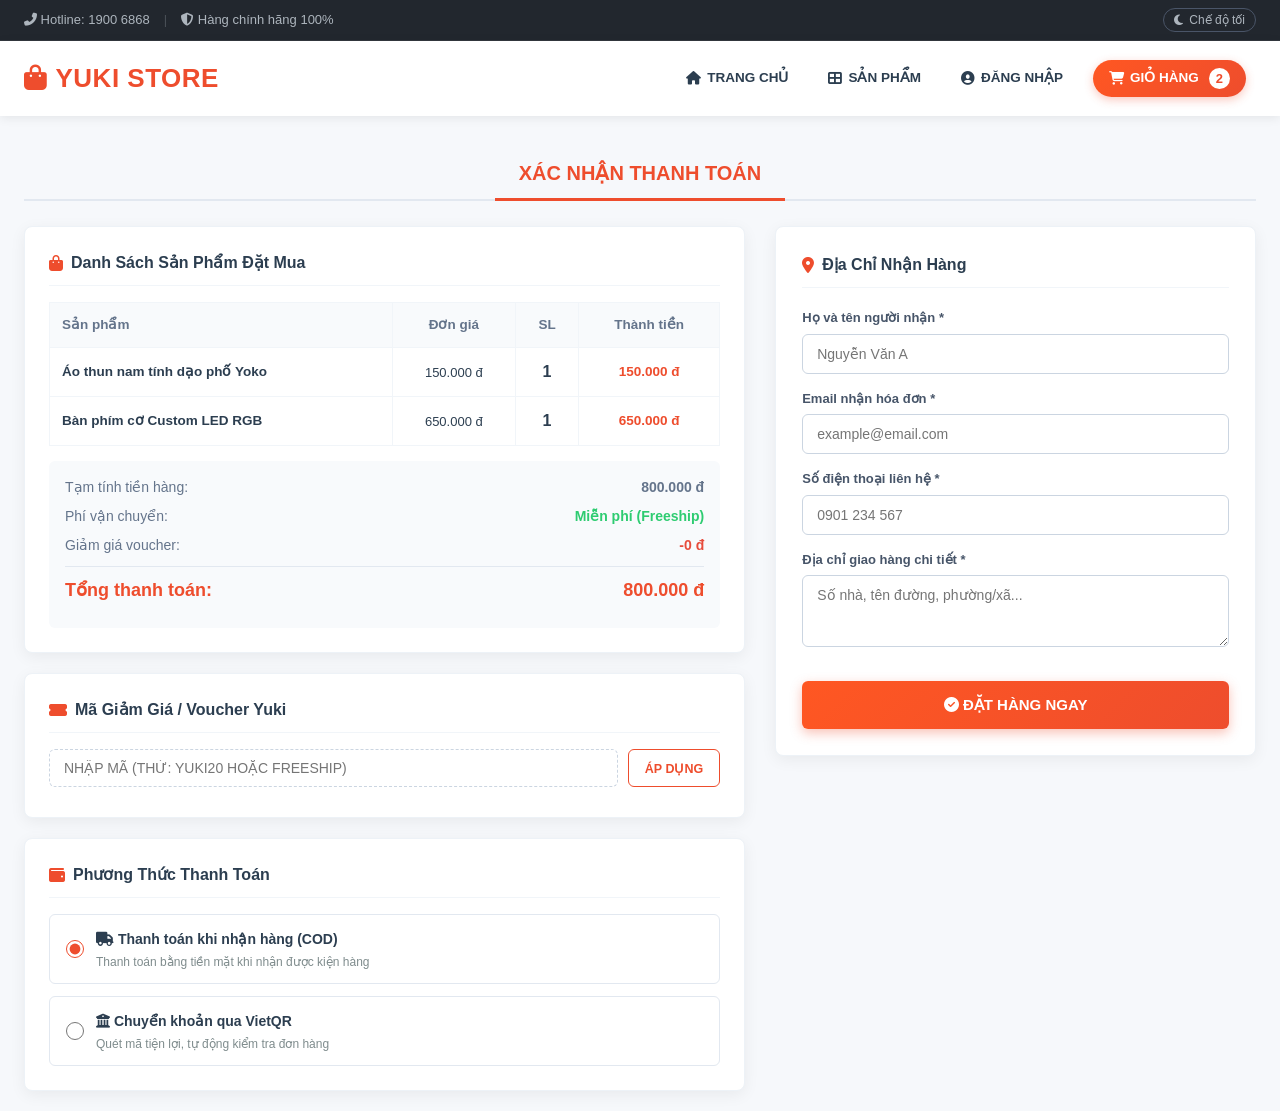
<file: checkout.html>
<!doctype html>
<html lang="vi">
  <head>
    <meta charset="UTF-8" />
    <meta name="viewport" content="width=device-width, initial-scale=1.0" />
    <title>Yuki Store - Thanh Toán Đơn Hàng</title>
    <link
      rel="stylesheet"
      href="https://cdnjs.cloudflare.com/ajax/libs/font-awesome/6.4.0/css/all.min.css"
    />
    <link rel="stylesheet" href="style1.css" />
  </head>
  <body>
    <!-- TOP-BAR -->
    <div class="top-bar">
      <div class="top-bar-inner">
        <div class="top-bar-left">
          <span><i class="fas fa-phone-alt"></i> Hotline: 1900 6868</span>
          <span class="divider">|</span>
          <span><i class="fas fa-shield-alt"></i> Hàng chính hãng 100%</span>
        </div>
        <div class="top-bar-right">
          <button class="theme-toggle-btn" onclick="toggleTheme()" id="themeToggleBtn">
            <i class="fas fa-moon"></i> <span id="themeText">Chế độ tối</span>
          </button>
        </div>
      </div>
    </div>

    <nav class="navbar">
      <div class="nav-center">
        <div class="nav-left">
          <a href="index.html" class="logo"><i class="fas fa-shopping-bag"></i> YUKI STORE</a>
        </div>
        <ul class="nav-links">
          <li>
            <a href="index.html" class="nav-link"><i class="fas fa-home"></i> Trang Chủ</a>
          </li>
          <li>
            <a href="products.html" class="nav-link"><i class="fas fa-th-large"></i> Sản Phẩm</a>
          </li>
          <li id="auth-nav-item">
            <a href="login.html" class="nav-link"><i class="fas fa-user-circle"></i> Đăng nhập</a>
          </li>
          <li>
            <a href="cart.html" class="nav-link cart-btn">
              <i class="fas fa-shopping-cart"></i> Giỏ Hàng
              <span id="cart-count" class="badge">0</span>
            </a>
          </li>
        </ul>
      </div>
    </nav>

    <div class="container" style="margin-top: 30px">
      <div class="section-header">
        <h2 class="section-title">XÁC NHẬN THANH TOÁN</h2>
      </div>

      <div class="checkout-layout">
        <!-- Cột trái: Tóm tắt đơn hàng & Voucher -->
        <div class="checkout-left-column">
          <div class="checkout-card">
            <div class="card-title">
              <i class="fas fa-shopping-bag"></i> Danh Sách Sản Phẩm Đặt Mua
            </div>
            <div id="checkout-info"></div>
          </div>

          <div class="checkout-card voucher-card">
            <div class="card-title">
              <i class="fas fa-ticket-alt"></i> Mã Giảm Giá / Voucher Yuki
            </div>
            <div class="voucher-box">
              <input
                type="text"
                id="voucherInput"
                placeholder="Nhập mã (Thử: YUKI20 hoặc FREESHIP)"
              />
              <button type="button" class="btn btn-outline" onclick="applyVoucher()">
                Áp Dụng
              </button>
            </div>
            <small
              id="voucherMsg"
              style="display: block; margin-top: 6px; font-weight: 600"
            ></small>
          </div>

          <div class="checkout-card">
            <div class="card-title"><i class="fas fa-wallet"></i> Phương Thức Thanh Toán</div>
            <div class="payment-options">
              <label class="payment-radio">
                <input type="radio" name="paymentMethod" value="cod" checked />
                <div class="payment-text">
                  <b><i class="fas fa-truck"></i> Thanh toán khi nhận hàng (COD)</b>
                  <p>Thanh toán bằng tiền mặt khi nhận được kiện hàng</p>
                </div>
              </label>
              <label class="payment-radio">
                <input type="radio" name="paymentMethod" value="banking" />
                <div class="payment-text">
                  <b><i class="fas fa-university"></i> Chuyển khoản qua VietQR</b>
                  <p>Quét mã tiện lợi, tự động kiểm tra đơn hàng</p>
                </div>
              </label>
            </div>
          </div>
        </div>

        <!-- Cột phải: Form thông tin nhận hàng -->
        <div class="checkout-right-column">
          <div class="contact-form">
            <div class="card-title" style="margin-bottom: 20px">
              <i class="fas fa-map-marker-alt"></i> Địa Chỉ Nhận Hàng
            </div>
            <form id="orderForm" onsubmit="checkout(event)">
              <div class="form-group">
                <label>Họ và tên người nhận *</label>
                <input
                  type="text"
                  id="cusName"
                  placeholder="Nguyễn Văn A"
                  class="form-control"
                  required
                />
              </div>
              <div class="form-group">
                <label>Email nhận hóa đơn *</label>
                <input
                  type="email"
                  id="cusEmail"
                  placeholder="example@email.com"
                  class="form-control"
                  required
                />
              </div>
              <div class="form-group">
                <label>Số điện thoại liên hệ *</label>
                <input
                  type="tel"
                  id="cusPhone"
                  placeholder="0901 234 567"
                  class="form-control"
                  required
                  pattern="[0-9]{9,11}"
                  title="Vui lòng nhập 9-11 chữ số"
                />
              </div>
              <div class="form-group">
                <label>Địa chỉ giao hàng chi tiết *</label>
                <textarea
                  id="cusAddress"
                  placeholder="Số nhà, tên đường, phường/xã..."
                  class="form-control"
                  required
                  rows="3"
                ></textarea>
              </div>
              <button type="submit" class="btn submit-btn">
                <i class="fas fa-check-circle"></i> ĐẶT HÀNG NGAY
              </button>
            </form>
          </div>
        </div>
      </div>
    </div>

    <div id="toast-container"></div>
    <script src="main.js"></script>
  </body>
</html>
</file>
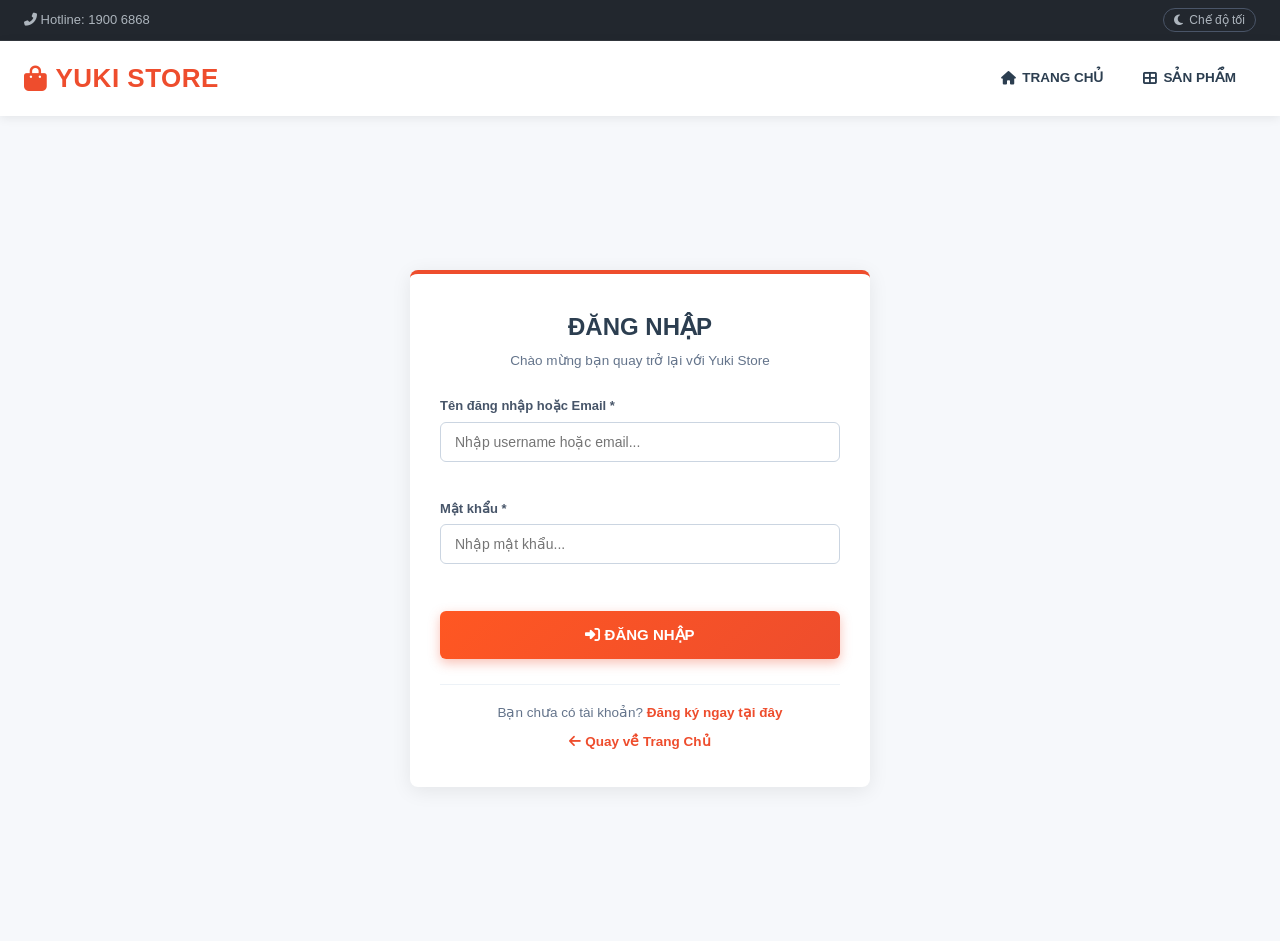
<file: login.html>
<!doctype html>
<html lang="vi">
  <head>
    <meta charset="UTF-8" />
    <meta name="viewport" content="width=device-width, initial-scale=1.0" />
    <title>Yuki Store - Đăng Nhập</title>
    <link
      rel="stylesheet"
      href="https://cdnjs.cloudflare.com/ajax/libs/font-awesome/6.4.0/css/all.min.css"
    />
    <link rel="stylesheet" href="style1.css" />
  </head>
  <body>
    <!-- TOP-BAR -->
    <div class="top-bar">
      <div class="top-bar-inner">
        <div class="top-bar-left">
          <span><i class="fas fa-phone-alt"></i> Hotline: 1900 6868</span>
        </div>
        <div class="top-bar-right">
          <button class="theme-toggle-btn" onclick="toggleTheme()" id="themeToggleBtn">
            <i class="fas fa-moon"></i> <span id="themeText">Chế độ tối</span>
          </button>
        </div>
      </div>
    </div>

    <nav class="navbar">
      <div class="nav-center">
        <div class="nav-left">
          <a href="index.html" class="logo"><i class="fas fa-shopping-bag"></i> YUKI STORE</a>
        </div>
        <ul class="nav-links">
          <li>
            <a href="index.html" class="nav-link"><i class="fas fa-home"></i> Trang Chủ</a>
          </li>
          <li>
            <a href="products.html" class="nav-link"><i class="fas fa-th-large"></i> Sản Phẩm</a>
          </li>
        </ul>
      </div>
    </nav>

    <div class="auth-page-wrapper">
      <div class="auth-card">
        <div class="auth-header">
          <h2>ĐĂNG NHẬP</h2>
          <p>Chào mừng bạn quay trở lại với Yuki Store</p>
        </div>

        <form id="login-form-page" onsubmit="handleLoginPage(event)" novalidate>
          <div class="form-group">
            <label>Tên đăng nhập hoặc Email *</label>
            <input
              type="text"
              id="loginUser"
              class="form-control"
              placeholder="Nhập username hoặc email..."
            />
            <small class="error-text" id="err-loginUser"></small>
          </div>
          <div class="form-group">
            <label>Mật khẩu *</label>
            <input
              type="password"
              id="loginPass"
              class="form-control"
              placeholder="Nhập mật khẩu..."
            />
            <small class="error-text" id="err-loginPass"></small>
          </div>

          <div id="general-login-error" class="alert-error" style="display: none"></div>

          <button type="submit" class="btn submit-btn" style="margin-top: 10px">
            <i class="fas fa-sign-in-alt"></i> ĐĂNG NHẬP
          </button>
        </form>

        <div class="auth-footer">
          <p>Bạn chưa có tài khoản? <a href="register.html">Đăng ký ngay tại đây</a></p>
          <p style="margin-top: 8px">
            <a href="index.html"><i class="fas fa-arrow-left"></i> Quay về Trang Chủ</a>
          </p>
        </div>
      </div>
    </div>

    <div id="toast-container"></div>
    <script src="main.js"></script>
  </body>
</html>
</file>
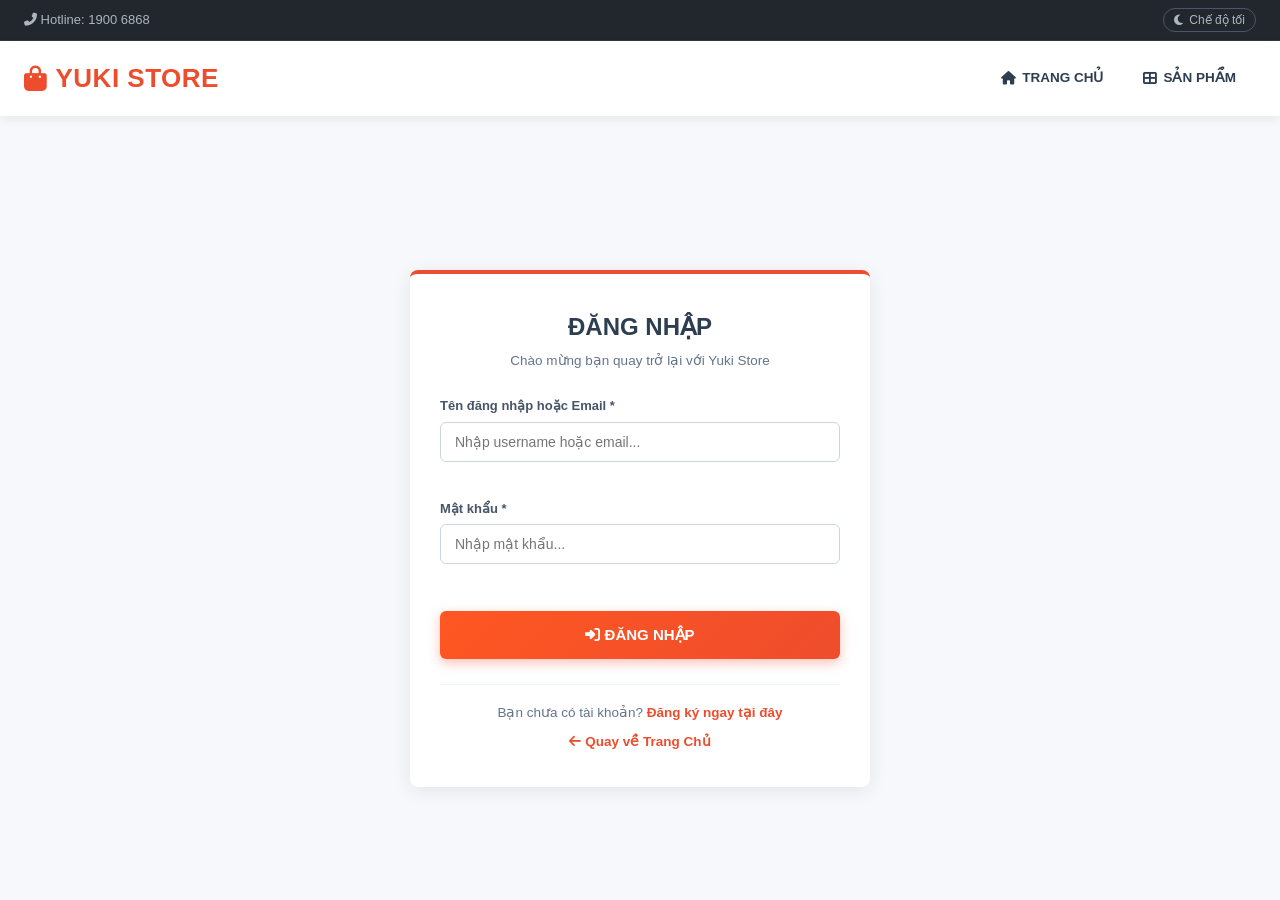
<file: profile.html>
<!doctype html>
<html lang="vi">
  <head>
    <meta charset="UTF-8" />
    <meta name="viewport" content="width=device-width, initial-scale=1.0" />
    <title>Yuki Store - Quản Lý Tài Khoản</title>
    <link
      rel="stylesheet"
      href="https://cdnjs.cloudflare.com/ajax/libs/font-awesome/6.4.0/css/all.min.css"
    />
    <link rel="stylesheet" href="style1.css" />
  </head>
  <body>
    <!-- TOP-BAR -->
    <div class="top-bar">
      <div class="top-bar-inner">
        <div class="top-bar-left">
          <span><i class="fas fa-phone-alt"></i> Hotline: 1900 6868</span>
          <span class="divider">|</span>
          <span><i class="fas fa-shield-alt"></i> Hàng chính hãng 100%</span>
        </div>
        <div class="top-bar-right">
          <button class="theme-toggle-btn" onclick="toggleTheme()" id="themeToggleBtn">
            <i class="fas fa-moon"></i> <span id="themeText">Chế độ tối</span>
          </button>
        </div>
      </div>
    </div>

    <!-- NAVBAR -->
    <nav class="navbar">
      <div class="nav-center">
        <div class="nav-left">
          <a href="index.html" class="logo"><i class="fas fa-shopping-bag"></i> YUKI STORE</a>
        </div>
        <ul class="nav-links">
          <li>
            <a href="index.html" class="nav-link"><i class="fas fa-home"></i> Trang Chủ</a>
          </li>
          <li>
            <a href="products.html" class="nav-link"><i class="fas fa-th-large"></i> Sản Phẩm</a>
          </li>
          <li id="auth-nav-item">
            <a href="profile.html" class="nav-link active"
              ><i class="fas fa-user-cog"></i> Quản lý tài khoản</a
            >
          </li>
          <li>
            <a href="cart.html" class="nav-link cart-btn">
              <i class="fas fa-shopping-cart"></i> Giỏ Hàng
              <span id="cart-count" class="badge">0</span>
            </a>
          </li>
        </ul>
      </div>
    </nav>

    <!-- NỘI DUNG QUẢN LÝ TÀI KHOẢN -->
    <div class="container" style="margin-top: 35px; max-width: 900px">
      <div class="section-header">
        <h2 class="section-title"><i class="fas fa-id-card"></i> QUẢN LÝ THÔNG TIN TÀI KHOẢN</h2>
      </div>

      <div class="profile-card">
        <div class="profile-avatar-box">
          <div class="profile-avatar"><i class="fas fa-user-circle"></i></div>
          <h3 id="profileGreeting">Xin chào, Bạn</h3>
          <p class="profile-role">Thành viên thân thiết Yuki Store</p>
        </div>

        <form id="profileForm" onsubmit="handleUpdateProfile(event)" novalidate>
          <div class="profile-grid">
            <div class="form-group">
              <label>Họ và tên *</label>
              <input type="text" id="profFullname" class="form-control" required />
              <small class="error-text" id="err-profFullname"></small>
            </div>
            <div class="form-group">
              <label>Tên đăng nhập (Username) *</label>
              <input type="text" id="profUsername" class="form-control" required />
              <small class="error-text" id="err-profUsername"></small>
            </div>
            <div class="form-group">
              <label>Địa chỉ Email *</label>
              <input type="email" id="profEmail" class="form-control" required />
              <small class="error-text" id="err-profEmail"></small>
            </div>
            <div class="form-group">
              <label>Số điện thoại (10 chữ số) *</label>
              <input
                type="tel"
                id="profPhone"
                class="form-control"
                placeholder="09xxxxxxxx"
                required
              />
              <small class="error-text" id="err-profPhone"></small>
            </div>
            <div class="form-group" style="grid-column: 1 / -1">
              <label>Mật khẩu mới (Để trống nếu không muốn đổi)</label>
              <input
                type="password"
                id="profPassword"
                class="form-control"
                placeholder="Nhập mật khẩu mới từ 6 ký tự trở lên..."
              />
              <small class="error-text" id="err-profPassword"></small>
            </div>
          </div>

          <button
            type="submit"
            class="btn btn-primary"
            style="padding: 13px 30px; font-size: 14px; margin-top: 10px"
          >
            <i class="fas fa-save"></i> LƯU THAY ĐỔI THÔNG TIN
          </button>
        </form>

        <div class="profile-actions-bar">
          <button type="button" class="btn btn-outline" onclick="handleSwitchAccount()">
            <i class="fas fa-exchange-alt"></i> Đổi tài khoản đăng nhập
          </button>
          <button type="button" class="btn btn-outline" onclick="handleRegisterAnother()">
            <i class="fas fa-user-plus"></i> Đăng ký tài khoản khác
          </button>
          <button type="button" class="btn btn-danger-outline" onclick="handleLogout()">
            <i class="fas fa-sign-out-alt"></i> Đăng xuất
          </button>
        </div>
      </div>
    </div>

    <div id="toast-container"></div>
    <script src="main.js"></script>
  </body>
</html>
</file>
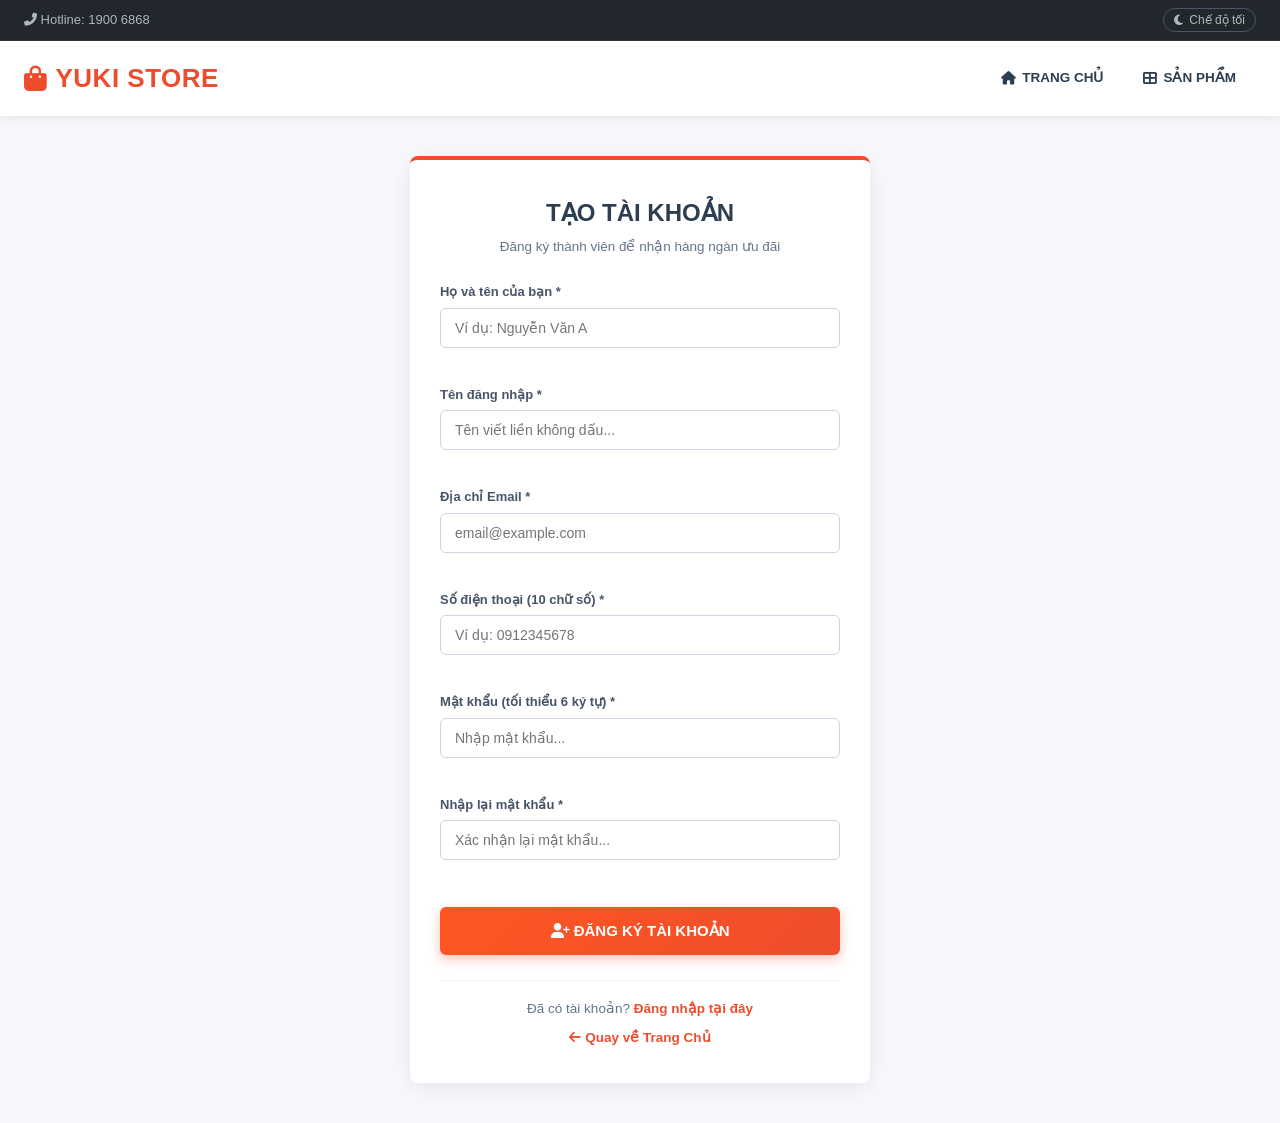
<file: register.html>
<!doctype html>
<html lang="vi">
  <head>
    <meta charset="UTF-8" />
    <meta name="viewport" content="width=device-width, initial-scale=1.0" />
    <title>Yuki Store - Đăng Ký Tài Khoản</title>
    <link
      rel="stylesheet"
      href="https://cdnjs.cloudflare.com/ajax/libs/font-awesome/6.4.0/css/all.min.css"
    />
    <link rel="stylesheet" href="style1.css" />
  </head>
  <body>
    <!-- TOP-BAR -->
    <div class="top-bar">
      <div class="top-bar-inner">
        <div class="top-bar-left">
          <span><i class="fas fa-phone-alt"></i> Hotline: 1900 6868</span>
        </div>
        <div class="top-bar-right">
          <button class="theme-toggle-btn" onclick="toggleTheme()" id="themeToggleBtn">
            <i class="fas fa-moon"></i> <span id="themeText">Chế độ tối</span>
          </button>
        </div>
      </div>
    </div>

    <nav class="navbar">
      <div class="nav-center">
        <div class="nav-left">
          <a href="index.html" class="logo"><i class="fas fa-shopping-bag"></i> YUKI STORE</a>
        </div>
        <ul class="nav-links">
          <li>
            <a href="index.html" class="nav-link"><i class="fas fa-home"></i> Trang Chủ</a>
          </li>
          <li>
            <a href="products.html" class="nav-link"><i class="fas fa-th-large"></i> Sản Phẩm</a>
          </li>
        </ul>
      </div>
    </nav>

    <div class="auth-page-wrapper">
      <div class="auth-card">
        <div class="auth-header">
          <h2>TẠO TÀI KHOẢN</h2>
          <p>Đăng ký thành viên để nhận hàng ngàn ưu đãi</p>
        </div>

        <form id="register-form-page" onsubmit="handleRegisterPage(event)" novalidate>
          <div class="form-group">
            <label>Họ và tên của bạn *</label>
            <input
              type="text"
              id="regName"
              class="form-control"
              placeholder="Ví dụ: Nguyễn Văn A"
            />
            <small class="error-text" id="err-regName"></small>
          </div>
          <div class="form-group">
            <label>Tên đăng nhập *</label>
            <input
              type="text"
              id="regUsername"
              class="form-control"
              placeholder="Tên viết liền không dấu..."
            />
            <small class="error-text" id="err-regUsername"></small>
          </div>
          <div class="form-group">
            <label>Địa chỉ Email *</label>
            <input
              type="email"
              id="regEmail"
              class="form-control"
              placeholder="email@example.com"
            />
            <small class="error-text" id="err-regEmail"></small>
          </div>
          <!-- Ô nhập số điện thoại đúng 10 số -->
          <div class="form-group">
            <label>Số điện thoại (10 chữ số) *</label>
            <input
              type="tel"
              id="regPhone"
              class="form-control"
              placeholder="Ví dụ: 0912345678"
              maxlength="10"
            />
            <small class="error-text" id="err-regPhone"></small>
          </div>
          <div class="form-group">
            <label>Mật khẩu (tối thiểu 6 ký tự) *</label>
            <input
              type="password"
              id="regPass"
              class="form-control"
              placeholder="Nhập mật khẩu..."
            />
            <small class="error-text" id="err-regPass"></small>
          </div>
          <div class="form-group">
            <label>Nhập lại mật khẩu *</label>
            <input
              type="password"
              id="regConfirmPass"
              class="form-control"
              placeholder="Xác nhận lại mật khẩu..."
            />
            <small class="error-text" id="err-regConfirmPass"></small>
          </div>

          <button type="submit" class="btn submit-btn" style="margin-top: 10px">
            <i class="fas fa-user-plus"></i> ĐĂNG KÝ TÀI KHOẢN
          </button>
        </form>

        <div class="auth-footer">
          <p>Đã có tài khoản? <a href="login.html">Đăng nhập tại đây</a></p>
          <p style="margin-top: 8px">
            <a href="index.html"><i class="fas fa-arrow-left"></i> Quay về Trang Chủ</a>
          </p>
        </div>
      </div>
    </div>

    <div id="toast-container"></div>
    <script src="main.js"></script>
  </body>
</html>
</file>
<file: style1.css>
/* ================= HỆ THỐNG MÀU SẮC & GIAO DIỆN HIỆN ĐẠI ================= */
:root {
  --primary-color: #ee4d2d;
  --primary-gradient: linear-gradient(135deg, #ff5722 0%, #ee4d2d 100%);
  --primary-hover: #d73d1f;
  --text-color: #2c3e50;
  --bg-color: #f6f8fb;
  --card-bg: #ffffff;
  --border-color: #edf2f7;
  --white: #ffffff;
  --transition: all 0.25s ease;
  --box-shadow: 0 4px 16px rgba(0, 0, 0, 0.06);
}

/* ================= CHẾ ĐỘ DARK MODE ================= */
body.dark-mode {
  --bg-color: #12161a;
  --card-bg: #1e252b;
  --text-color: #e2e8f0;
  --border-color: #2d3748;
  --box-shadow: 0 4px 16px rgba(0, 0, 0, 0.35);
  background-color: var(--bg-color);
  color: var(--text-color);
}
body.dark-mode .navbar,
body.dark-mode .product-card,
body.dark-mode .deal-header-wrapper,
body.dark-mode .shop-features,
body.dark-mode .checkout-card,
body.dark-mode .contact-form,
body.dark-mode .auth-card,
body.dark-mode .profile-card,
body.dark-mode .product-toolbar,
body.dark-mode #location {
  background: var(--card-bg) !important;
  color: var(--text-color) !important;
  border-color: var(--border-color) !important;
}
body.dark-mode .form-control,
body.dark-mode select,
body.dark-mode .search-bar input {
  background: #283139 !important;
  color: #fff !important;
  border-color: #4a5568 !important;
}
body.dark-mode th {
  background: #283139 !important;
  color: #cbd5e1 !important;
}
body.dark-mode td {
  border-color: var(--border-color) !important;
}
body.dark-mode .product-card h3,
body.dark-mode .card-title,
body.dark-mode .main-deal-title,
body.dark-mode .price-row span {
  color: #e2e8f0 !important;
}
body.dark-mode .sidebar-menu {
  background: #1a202c !important;
}
body.dark-mode .sidebar-body a {
  color: #cbd5e1 !important;
}
body.dark-mode .sidebar-body a:hover {
  background: #2d3748 !important;
}

* {
  box-sizing: border-box;
  margin: 0;
  padding: 0;
  font-family: "Segoe UI", Tahoma, Geneva, Verdana, sans-serif;
}
body {
  background-color: var(--bg-color);
  color: var(--text-color);
  line-height: 1.5;
  transition:
    background-color 0.3s ease,
    color 0.3s ease;
}

/* ================= TOP-BAR & THEME TOGGLE ================= */
.top-bar {
  background: #22272e;
  color: #adb5bd;
  font-size: 13px;
  padding: 8px 0;
  border-bottom: 1px solid rgba(255, 255, 255, 0.08);
}
.top-bar-inner {
  max-width: 1400px;
  margin: 0 auto;
  padding: 0 24px;
  display: flex;
  justify-content: space-between;
  align-items: center;
}
.top-bar-left,
.top-bar-right {
  display: flex;
  align-items: center;
  gap: 14px;
}
.top-bar .divider {
  color: #495057;
}
.top-bar a {
  color: #adb5bd;
  text-decoration: none;
  transition: var(--transition);
}
.top-bar a:hover {
  color: #fff;
}

.theme-toggle-btn {
  background: transparent;
  border: 1px solid #4a5568;
  color: #adb5bd;
  padding: 4px 10px;
  border-radius: 14px;
  font-size: 12px;
  cursor: pointer;
  display: flex;
  align-items: center;
  gap: 6px;
  transition: var(--transition);
}
.theme-toggle-btn:hover {
  color: #fff;
  border-color: #edf2f7;
}

/* ================= NAVBAR ================= */
.navbar {
  background: var(--white);
  position: sticky;
  top: 0;
  width: 100%;
  height: 75px;
  z-index: 999;
  box-shadow: 0 2px 10px rgba(0, 0, 0, 0.08);
  transition: background-color 0.3s;
}
.nav-center {
  max-width: 1400px;
  margin: 0 auto;
  display: flex;
  justify-content: space-between;
  align-items: center;
  height: 100%;
  padding: 0 24px;
  gap: 25px;
}
.nav-left {
  display: flex;
  align-items: center;
  gap: 15px;
  min-width: max-content;
}
.logo {
  font-size: 26px;
  font-weight: 800;
  color: var(--primary-color);
  display: flex;
  align-items: center;
  gap: 8px;
  letter-spacing: 0.5px;
  text-decoration: none;
}
.menu-toggle-btn {
  background: #fff5f2;
  border: 1px solid #ffd8cc;
  color: var(--primary-color);
  font-size: 20px;
  cursor: pointer;
  padding: 8px 12px;
  border-radius: 6px;
  transition: var(--transition);
}
.menu-toggle-btn:hover {
  background: var(--primary-color);
  color: #fff;
}

.search-bar {
  flex: 1;
  display: flex;
  max-width: 580px;
  border: 2px solid var(--primary-color);
  border-radius: 6px;
  overflow: hidden;
  background: #fff;
  box-shadow: 0 2px 6px rgba(238, 77, 45, 0.1);
}
.search-bar input {
  width: 100%;
  border: none;
  padding: 10px 16px;
  outline: none;
  font-size: 14px;
}
.search-bar button {
  background: var(--primary-gradient);
  color: white;
  border: none;
  padding: 0 22px;
  cursor: pointer;
  font-weight: 600;
  transition: var(--transition);
  display: flex;
  align-items: center;
  gap: 6px;
}
.search-bar button:hover {
  opacity: 0.95;
}

.nav-links {
  list-style: none;
  display: flex;
  align-items: center;
  min-width: max-content;
}
.nav-link {
  text-decoration: none;
  color: var(--text-color);
  font-weight: 600;
  text-transform: uppercase;
  margin: 0 10px;
  transition: var(--transition);
  display: flex;
  align-items: center;
  gap: 6px;
  font-size: 13.5px;
  padding: 6px 10px;
  border-radius: 4px;
}
.nav-link:hover,
.nav-link.active {
  color: var(--primary-color);
  background: #fff5f2;
}
.cart-btn {
  background: var(--primary-gradient);
  color: white !important;
  padding: 8px 16px;
  border-radius: 20px;
  box-shadow: 0 3px 10px rgba(238, 77, 45, 0.3);
}
.cart-btn:hover {
  transform: translateY(-2px);
}
.badge {
  background: white;
  color: var(--primary-color);
  padding: 1px 7px;
  border-radius: 12px;
  font-size: 13px;
  font-weight: 800;
  margin-left: 4px;
}

/* ================= SLIDER & CAM KẾT ================= */
.slider-container {
  position: relative;
  width: 100%;
  overflow: hidden;
  background: #000;
  height: 420px;
}
.slider-container img {
  width: 100%;
  height: 100%;
  object-fit: cover;
  opacity: 0.75;
  display: block;
  filter: brightness(0.9);
}
.banner-text {
  position: absolute;
  top: 50%;
  left: 50%;
  transform: translate(-50%, -50%);
  text-align: center;
  color: white;
  width: 100%;
}
.banner-text h1 {
  font-size: 42px;
  letter-spacing: 2px;
  margin-bottom: 12px;
  font-weight: 800;
  text-shadow: 2px 2px 10px rgba(0, 0, 0, 0.7);
}
.banner-text p {
  font-size: 18px;
  text-shadow: 1px 1px 6px rgba(0, 0, 0, 0.6);
}
.slider-btn {
  position: absolute;
  top: 50%;
  transform: translateY(-50%);
  background: rgba(0, 0, 0, 0.4);
  color: white;
  border: none;
  padding: 16px 20px;
  cursor: pointer;
  font-size: 22px;
  transition: 0.3s;
}
.slider-btn:hover {
  background: var(--primary-color);
}
.slider-btn.left {
  left: 0;
  border-radius: 0 6px 6px 0;
}
.slider-btn.right {
  right: 0;
  border-radius: 6px 0 0 6px;
}

.shop-features {
  max-width: 1400px;
  margin: 25px auto;
  background: var(--white);
  display: flex;
  justify-content: space-between;
  padding: 22px 30px;
  border-radius: 8px;
  box-shadow: var(--box-shadow);
}
.feature-item {
  display: flex;
  align-items: center;
  gap: 15px;
  color: var(--text-color);
}
.feature-item i {
  color: var(--primary-color);
  font-size: 30px;
  background: #fff3f0;
  padding: 12px;
  border-radius: 50%;
}
.feature-item b {
  font-size: 15px;
  display: block;
  margin-bottom: 2px;
}
.feature-item p {
  font-size: 13px;
  color: #7f8c8d;
}

/* ================= CONTAINER & SECTION ================= */
.container {
  max-width: 1400px;
  margin: 0 auto;
  padding: 0 24px;
  min-height: 550px;
}
.deal-header-wrapper {
  background: #ffffff;
  padding: 24px 28px;
  border-radius: 8px;
  margin-bottom: 20px;
  box-shadow: var(--box-shadow);
  border-left: 5px solid var(--primary-color);
}
.deal-top-bar {
  display: flex;
  justify-content: space-between;
  align-items: center;
  flex-wrap: wrap;
  gap: 15px;
}
.deal-title-group {
  display: flex;
  align-items: center;
  gap: 15px;
}
.flash-badge {
  background: #ffebe7;
  color: var(--primary-color);
  padding: 6px 14px;
  border-radius: 20px;
  font-size: 13px;
  font-weight: 800;
  display: inline-flex;
  align-items: center;
  gap: 6px;
}
.main-deal-title {
  font-size: 22px;
  font-weight: 800;
  color: #2c3e50;
  margin: 0;
}
.countdown-container {
  display: flex;
  align-items: center;
  gap: 10px;
}
.countdown-label {
  font-size: 13px;
  font-weight: 700;
  color: #7f8c8d;
  display: flex;
  align-items: center;
  gap: 5px;
}
.countdown-timer {
  display: flex;
  align-items: center;
  gap: 4px;
}
.timer-box {
  background: #2c3e50;
  color: #ffffff;
  font-size: 15px;
  font-weight: bold;
  padding: 4px 8px;
  border-radius: 4px;
  min-width: 32px;
  text-align: center;
}
.timer-colon {
  font-weight: bold;
  color: #2c3e50;
}
.deal-subtitle {
  color: #666;
  font-size: 14px;
  margin: 10px 0 15px 0;
}

.section-header {
  text-align: center;
  margin-bottom: 25px;
  border-bottom: 2px solid #e2e8f0;
}
.section-title {
  display: inline-block;
  padding: 10px 24px;
  color: var(--primary-color);
  font-size: 20px;
  font-weight: bold;
  border-bottom: 3px solid var(--primary-color);
  position: relative;
  top: 2px;
}

/* ================= TOOLBAR LỌC & SẮP XẾP ================= */
.product-toolbar {
  display: flex;
  justify-content: space-between;
  align-items: center;
  flex-wrap: wrap;
  gap: 15px;
  margin-bottom: 25px;
  background: #ffffff;
  padding: 14px 20px;
  border-radius: 8px;
  box-shadow: var(--box-shadow);
}
.filter-buttons {
  display: flex;
  gap: 8px;
  flex-wrap: wrap;
}
.filter-buttons button {
  padding: 8px 18px;
  border: 1px solid #cbd5e1;
  background: white;
  color: #475569;
  cursor: pointer;
  border-radius: 20px;
  transition: var(--transition);
  font-size: 13.5px;
  font-weight: 600;
}
.filter-buttons button:hover,
.filter-buttons button.active {
  background: var(--primary-color);
  color: white;
  border-color: var(--primary-color);
}
.sort-control {
  display: flex;
  align-items: center;
  gap: 10px;
}
.sort-control label {
  font-size: 14px;
  font-weight: 600;
  color: #475569;
}
.sort-control select {
  padding: 8px 14px;
  border: 1px solid #cbd5e1;
  border-radius: 6px;
  font-size: 14px;
  outline: none;
  background: #fff;
  cursor: pointer;
}
.sort-control select:focus {
  border-color: var(--primary-color);
}

/* ================= LƯỚI SẢN PHẨM ================= */
.product-grid {
  display: grid;
  grid-template-columns: repeat(4, 1fr);
  gap: 20px;
}
@media (max-width: 1024px) {
  .product-grid {
    grid-template-columns: repeat(3, 1fr);
  }
}
@media (max-width: 768px) {
  .product-grid {
    grid-template-columns: repeat(2, 1fr);
  }
}

.product-card {
  background-color: var(--white);
  border-radius: 8px;
  padding: 14px;
  box-shadow: var(--box-shadow);
  border: 1px solid #edf2f7;
  transition: var(--transition);
  position: relative;
  display: flex;
  flex-direction: column;
}
.product-card:hover {
  transform: translateY(-5px);
  box-shadow: 0 10px 25px rgba(0, 0, 0, 0.12);
  border-color: #ffd8cc;
}
.card-badge {
  position: absolute;
  top: 20px;
  left: 20px;
  background: #e74c3c;
  color: white;
  padding: 3px 8px;
  border-radius: 4px;
  font-size: 11px;
  font-weight: bold;
  z-index: 10;
}
.product-card img {
  width: 100%;
  height: 240px;
  object-fit: cover;
  border-radius: 6px;
  margin-bottom: 12px;
  transition: transform 0.3s;
}
.product-card:hover img {
  transform: scale(1.02);
}
.product-card h3 {
  font-size: 15px;
  margin-bottom: 8px;
  color: var(--text-color);
  font-weight: 600;
  height: 42px;
  overflow: hidden;
  display: -webkit-box;
  -webkit-line-clamp: 2;
  -webkit-box-orient: vertical;
}

.product-rating {
  font-size: 12px;
  color: #f39c12;
  margin-bottom: 8px;
  display: flex;
  align-items: center;
  justify-content: space-between;
}
.product-rating .sold-count {
  color: #888;
  font-size: 12px;
}
.product-card .price {
  color: var(--primary-color);
  font-weight: 800;
  font-size: 19px;
  margin-bottom: 14px;
  margin-top: auto;
}

/* NÚT BẤM */
.btn {
  display: inline-block;
  padding: 10px 16px;
  font-weight: 600;
  border-radius: 6px;
  border: none;
  cursor: pointer;
  transition: var(--transition);
  text-transform: uppercase;
  font-size: 12.5px;
  text-align: center;
  text-decoration: none;
}
.btn-primary {
  background: var(--primary-gradient);
  color: white;
  box-shadow: 0 3px 8px rgba(238, 77, 45, 0.25);
}
.btn-primary:hover {
  opacity: 0.95;
  transform: translateY(-1px);
}
.btn-detail {
  background: #f1f5f9;
  color: #475569;
}
.btn-detail:hover {
  background: #e2e8f0;
}
.btn-outline {
  background: white;
  border: 1px solid var(--primary-color);
  color: var(--primary-color);
}
.btn-outline:hover {
  background: var(--primary-color);
  color: white;
}
.btn-danger-outline {
  background: white;
  border: 1px solid #ef4444;
  color: #ef4444;
}
.btn-danger-outline:hover {
  background: #ef4444;
  color: white;
}

/* ================= THẢ TIM YÊU THÍCH (WISHLIST) ================= */
.btn-wishlist {
  position: absolute;
  top: 15px;
  right: 15px;
  background: rgba(255, 255, 255, 0.9);
  border: 1px solid #edf2f7;
  color: #94a3b8;
  width: 34px;
  height: 34px;
  border-radius: 50%;
  cursor: pointer;
  display: flex;
  align-items: center;
  justify-content: center;
  font-size: 16px;
  transition: all 0.2s ease;
  z-index: 10;
  box-shadow: 0 2px 6px rgba(0, 0, 0, 0.1);
}
.btn-wishlist:hover {
  transform: scale(1.15);
}
.btn-wishlist.active {
  color: #ef4444;
  background: #fff;
  border-color: #fecaca;
}
.wishlist-item-row {
  display: flex;
  align-items: center;
  justify-content: space-between;
  padding: 12px;
  border-bottom: 1px solid #edf2f7;
}
.wishlist-item-row img {
  width: 55px;
  height: 55px;
  object-fit: cover;
  border-radius: 4px;
}

/* ================= TRANG QUẢN LÝ TÀI KHOẢN (PROFILE) ================= */
.profile-card {
  background: #ffffff;
  padding: 35px;
  border-radius: 8px;
  box-shadow: var(--box-shadow);
  border: 1px solid var(--border-color);
}
.profile-avatar-box {
  text-align: center;
  margin-bottom: 30px;
  padding-bottom: 20px;
  border-bottom: 1px solid #edf2f7;
}
.profile-avatar {
  font-size: 65px;
  color: var(--primary-color);
  margin-bottom: 10px;
}
.profile-avatar-box h3 {
  font-size: 22px;
  color: var(--text-color);
}
.profile-role {
  font-size: 13.5px;
  color: #64748b;
  margin-top: 4px;
}
.profile-grid {
  display: grid;
  grid-template-columns: 1fr 1fr;
  gap: 20px;
  margin-bottom: 25px;
}
@media (max-width: 768px) {
  .profile-grid {
    grid-template-columns: 1fr;
  }
}
.profile-actions-bar {
  display: flex;
  gap: 12px;
  flex-wrap: wrap;
  margin-top: 30px;
  padding-top: 25px;
  border-top: 1px solid #edf2f7;
}

/* ================= TRANG THANH TOÁN & GIỎ HÀNG ================= */
.checkout-layout {
  display: grid;
  grid-template-columns: 1.5fr 1fr;
  gap: 30px;
  margin-top: 15px;
}
@media (max-width: 992px) {
  .checkout-layout {
    grid-template-columns: 1fr;
  }
}
.checkout-card {
  background: var(--white);
  padding: 24px;
  border-radius: 8px;
  box-shadow: var(--box-shadow);
  margin-bottom: 20px;
  border: 1px solid #edf2f7;
}
.card-title {
  font-size: 16px;
  font-weight: 700;
  color: #2c3e50;
  margin-bottom: 16px;
  display: flex;
  align-items: center;
  gap: 8px;
  border-bottom: 1px solid #f1f5f9;
  padding-bottom: 10px;
}
.card-title i {
  color: var(--primary-color);
}

table {
  width: 100%;
  border-collapse: collapse;
  background: white;
}
th,
td {
  border: 1px solid #f1f5f9;
  padding: 12px;
  text-align: center;
}
th {
  background-color: #f8fafc;
  color: #64748b;
  font-weight: 600;
  font-size: 13.5px;
}

.voucher-box {
  display: flex;
  gap: 10px;
}
.voucher-box input {
  flex: 1;
  padding: 10px 14px;
  border: 1px dashed #cbd5e1;
  border-radius: 6px;
  outline: none;
  font-size: 14px;
  text-transform: uppercase;
}
.payment-options {
  display: flex;
  flex-direction: column;
  gap: 12px;
}
.payment-radio {
  display: flex;
  align-items: center;
  gap: 12px;
  padding: 12px 16px;
  border: 1px solid #e2e8f0;
  border-radius: 6px;
  cursor: pointer;
  transition: var(--transition);
}
.payment-radio:hover {
  border-color: var(--primary-color);
  background: #fffaf9;
}
.payment-radio input {
  accent-color: var(--primary-color);
  width: 18px;
  height: 18px;
}
.payment-text b {
  font-size: 14px;
  color: #2c3e50;
}
.payment-text p {
  font-size: 12px;
  color: #7f8c8d;
  margin-top: 2px;
}

.contact-form {
  background: white;
  padding: 26px;
  border-radius: 8px;
  box-shadow: var(--box-shadow);
  border: 1px solid #edf2f7;
}
.form-group {
  margin-bottom: 15px;
}
.form-group label {
  display: block;
  font-size: 13px;
  font-weight: 600;
  color: #475569;
  margin-bottom: 6px;
}
.form-control {
  width: 100%;
  border: 1px solid #cbd5e1;
  padding: 11px 14px;
  border-radius: 6px;
  outline: none;
  transition: 0.2s;
  font-size: 14px;
}
.form-control:focus {
  border-color: var(--primary-color);
  box-shadow: 0 0 0 3px rgba(238, 77, 45, 0.12);
}
.submit-btn {
  width: 100%;
  background: var(--primary-gradient);
  color: white;
  padding: 15px;
  margin-top: 12px;
  font-size: 15px;
  font-weight: bold;
  border-radius: 6px;
  box-shadow: 0 4px 12px rgba(238, 77, 45, 0.35);
}

.price-summary-box {
  background: #f8fafc;
  padding: 16px;
  border-radius: 6px;
  margin-top: 15px;
}
.price-row {
  display: flex;
  justify-content: space-between;
  margin-bottom: 8px;
  font-size: 14px;
  color: #64748b;
}
.price-row.total-row {
  font-size: 18px;
  font-weight: 800;
  color: var(--primary-color);
  border-top: 1px solid #e2e8f0;
  padding-top: 10px;
  margin-top: 10px;
}

/* ================= FORM VALIDATION & AUTH ================= */
.error-text {
  color: #ef4444;
  font-size: 12.5px;
  font-weight: 500;
  margin-top: 4px;
  display: block;
  min-height: 18px;
}
.form-control.is-invalid {
  border-color: #ef4444;
  background-color: #fef2f2;
}
.alert-error {
  background: #fee2e2;
  border: 1px solid #f87171;
  color: #b91c1c;
  padding: 10px 14px;
  border-radius: 6px;
  font-size: 13.5px;
  margin-bottom: 15px;
}

.auth-page-wrapper {
  min-height: calc(100vh - 75px);
  display: flex;
  justify-content: center;
  align-items: center;
  padding: 40px 20px;
  background: #f6f8fb;
}
.auth-card {
  background: #ffffff;
  width: 100%;
  max-width: 460px;
  padding: 35px 30px;
  border-radius: 8px;
  box-shadow: 0 4px 20px rgba(0, 0, 0, 0.08);
  border-top: 4px solid var(--primary-color);
}
.auth-header {
  text-align: center;
  margin-bottom: 25px;
}
.auth-header h2 {
  font-size: 24px;
  font-weight: 800;
  color: var(--text-color);
  margin-bottom: 6px;
}
.auth-header p {
  font-size: 13.5px;
  color: #64748b;
}
.auth-footer {
  text-align: center;
  margin-top: 25px;
  padding-top: 18px;
  border-top: 1px solid #edf2f7;
  font-size: 13.5px;
  color: #64748b;
}
.auth-footer a {
  color: var(--primary-color);
  font-weight: 600;
  text-decoration: none;
}
.auth-footer a:hover {
  text-decoration: underline;
}

/* ================= BẢN ĐỒ, FOOTER & CHATBOX ================= */
#location {
  background: white;
  padding: 45px 0;
  margin-top: 50px;
  border-top: 1px solid #edf2f7;
}

.footer {
  background: #181c24;
  color: #ecf0f1;
  border-top: 4px solid var(--primary-color);
  padding: 50px 0 20px 0;
  margin-top: 40px;
}
.footer-container {
  max-width: 1400px;
  margin: 0 auto;
  display: grid;
  grid-template-columns: repeat(auto-fit, minmax(260px, 1fr));
  gap: 30px;
  padding: 0 24px;
}
.footer h3 {
  font-size: 15px;
  text-transform: uppercase;
  margin-bottom: 20px;
  color: #ffffff;
  font-weight: bold;
  letter-spacing: 0.5px;
}
.footer-links {
  list-style: none;
}
.footer-links li {
  margin-bottom: 12px;
}
.footer-links a {
  text-decoration: none;
  color: #94a3b8;
  font-size: 14px;
  transition: 0.3s;
}
.footer-links a:hover {
  color: var(--primary-color);
  padding-left: 5px;
}
.footer-socials a {
  display: inline-flex;
  align-items: center;
  justify-content: center;
  width: 40px;
  height: 40px;
  background: #262c36;
  border-radius: 50%;
  color: #fff;
  text-decoration: none;
  margin-right: 10px;
  transition: 0.3s;
  font-size: 17px;
}
.footer-socials a:hover {
  background: var(--primary-color);
  transform: translateY(-4px);
}
.payment-methods i {
  font-size: 34px;
  margin-right: 14px;
  color: #94a3b8;
}
.footer-bottom {
  border-top: 1px solid #262c36;
  margin-top: 40px;
  padding-top: 20px;
  text-align: center;
  color: #64748b;
  font-size: 13.5px;
}

/* NÚT TÂM NGẮM BẢN ĐỒ */
.leaflet-control-recenter {
  display: flex !important;
  align-items: center;
  justify-content: center;
  width: 30px !important;
  height: 30px !important;
  background-color: #ffffff;
  color: #333333;
  font-size: 15px;
  cursor: pointer;
  text-decoration: none;
  transition: all 0.2s ease;
}
.leaflet-control-recenter:hover {
  background-color: #f4f4f4;
  color: var(--primary-color) !important;
}
body.dark-mode .leaflet-bar a {
  background-color: #1e252b !important;
  color: #e2e8f0 !important;
  border-color: #2d3748 !important;
}

/* Sidebar Drawer */
.sidebar-overlay {
  position: fixed;
  top: 0;
  left: 0;
  width: 100%;
  height: 100%;
  background: rgba(0, 0, 0, 0.5);
  z-index: 1999;
  opacity: 0;
  visibility: hidden;
  transition: all 0.3s;
}
.sidebar-overlay.active {
  opacity: 1;
  visibility: visible;
}
.sidebar-menu {
  position: fixed;
  top: 0;
  left: 0;
  width: 320px;
  height: 100vh;
  background: #fff;
  z-index: 2000;
  box-shadow: 4px 0 15px rgba(0, 0, 0, 0.15);
  transform: translateX(-100%);
  transition: transform 0.35s ease;
  display: flex;
  flex-direction: column;
}
.sidebar-menu.active {
  transform: translateX(0);
}
.sidebar-header {
  background: var(--primary-gradient);
  color: white;
  padding: 18px 20px;
  display: flex;
  justify-content: space-between;
  align-items: center;
  font-weight: bold;
}
.sidebar-close {
  background: none;
  border: none;
  color: white;
  font-size: 26px;
  cursor: pointer;
}
.sidebar-body {
  padding: 15px 0;
  overflow-y: auto;
  flex: 1;
}
.sidebar-section-label {
  padding: 12px 20px 6px 20px;
  font-size: 11px;
  font-weight: bold;
  color: #94a3b8;
  letter-spacing: 0.5px;
}
.sidebar-body a {
  display: flex;
  align-items: center;
  gap: 12px;
  padding: 12px 20px;
  color: #333;
  text-decoration: none;
  font-size: 14px;
  font-weight: 500;
  transition: var(--transition);
}
.sidebar-body a:hover {
  background: #fff5f2;
  color: var(--primary-color);
  padding-left: 26px;
}

/* Chatbox & Toast */
.chat-widget-btn {
  position: fixed;
  bottom: 30px;
  right: 30px;
  width: 62px;
  height: 62px;
  background: var(--primary-gradient);
  color: white;
  border-radius: 50%;
  display: flex;
  justify-content: center;
  align-items: center;
  font-size: 26px;
  cursor: pointer;
  box-shadow: 0 5px 20px rgba(238, 77, 45, 0.45);
  z-index: 1000;
  transition: var(--transition);
}
.chat-widget-btn:hover {
  transform: scale(1.08);
}
.chat-box-container {
  position: fixed;
  bottom: 105px;
  right: 30px;
  width: 360px;
  background: white;
  border-radius: 10px;
  box-shadow: 0 10px 30px rgba(0, 0, 0, 0.2);
  z-index: 1001;
  display: none;
  flex-direction: column;
  overflow: hidden;
  border: 1px solid #edf2f7;
}
.chat-header {
  background: var(--primary-gradient);
  color: white;
  padding: 16px;
  display: flex;
  justify-content: space-between;
  align-items: center;
  font-weight: bold;
}
.chat-body {
  height: 320px;
  overflow-y: auto;
  padding: 15px;
  background: #f8fafc;
  display: flex;
  flex-direction: column;
  gap: 10px;
}
.chat-message {
  padding: 11px 15px;
  border-radius: 16px;
  max-width: 85%;
  font-size: 13.5px;
}
.chat-message.bot {
  background: white;
  border: 1px solid #e2e8f0;
  align-self: flex-start;
  border-bottom-left-radius: 4px;
}
.chat-message.user {
  background: var(--primary-color);
  color: white;
  align-self: flex-end;
  border-bottom-right-radius: 4px;
}
.chat-input {
  display: flex;
  border-top: 1px solid #e2e8f0;
  padding: 10px;
  background: white;
}
.chat-input input {
  flex: 1;
  border: none;
  outline: none;
  padding: 8px;
  font-size: 14px;
}
.chat-input button {
  background: none;
  border: none;
  color: var(--primary-color);
  font-size: 20px;
  cursor: pointer;
  padding: 0 10px;
}

#toast-container {
  position: fixed;
  bottom: 30px;
  left: 30px;
  z-index: 1000;
}
.toast {
  background: #1e293b;
  color: white;
  padding: 14px 22px;
  border-radius: 6px;
  margin-top: 10px;
  display: flex;
  align-items: center;
  gap: 10px;
  font-size: 14.5px;
  box-shadow: 0 4px 15px rgba(0, 0, 0, 0.25);
  animation: slideIn 0.3s ease;
}
@keyframes slideIn {
  from {
    transform: translateX(-100%);
    opacity: 0;
  }
  to {
    transform: translateX(0);
    opacity: 1;
  }
}
</file>
